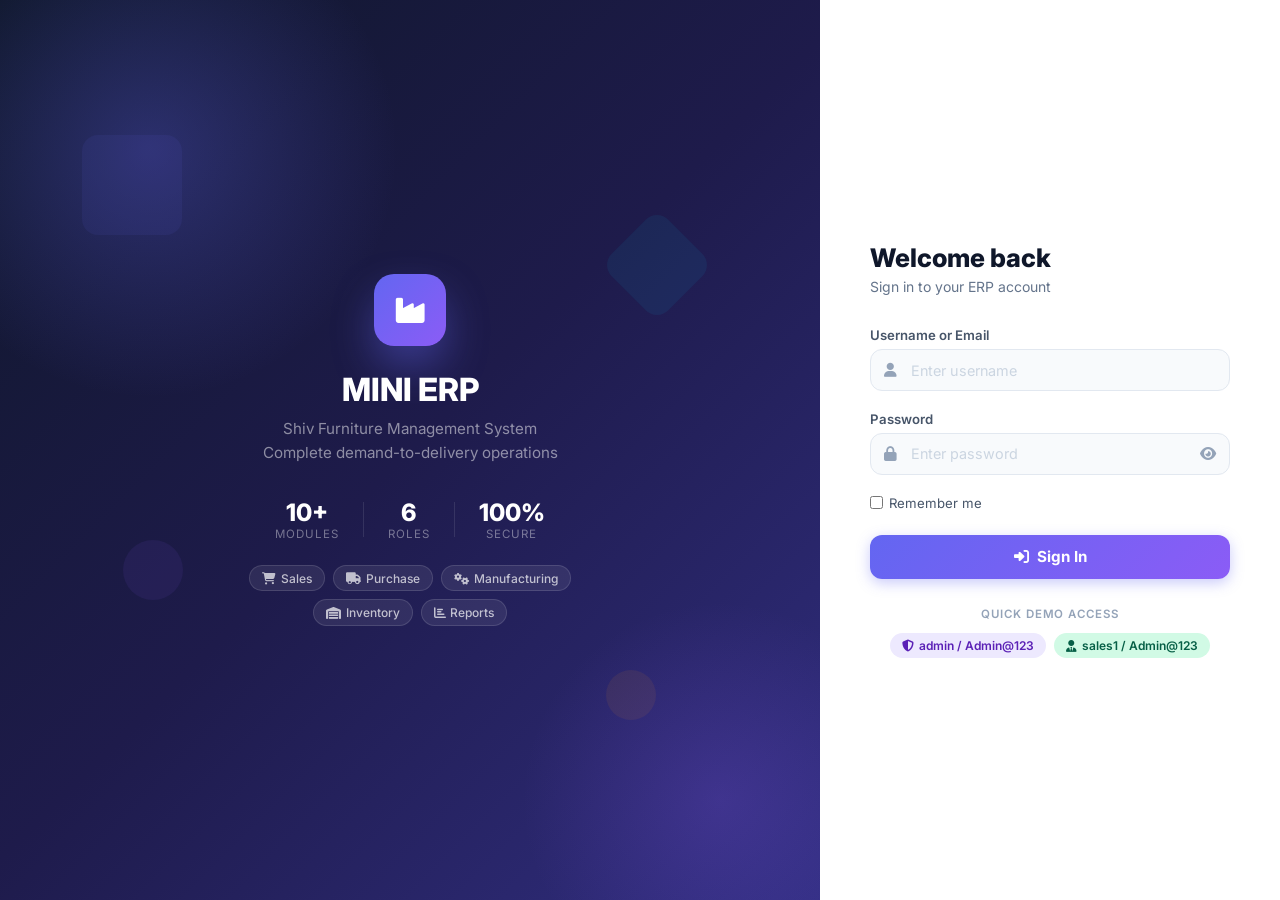
<file: static/index.html>
<!DOCTYPE html><html><head><meta charset="UTF-8"><script>if(localStorage.getItem("erp_token")){location.href="/static/dashboard.html"}else{location.href="/static/login.html"}</script></head><body></body></html>
</file>
<file: static/css/style.css>
/* =====================================================================
   MINI ERP — Modern UI Design System
   Shiv Furniture Management System
   ===================================================================== */

/* ── CSS Variables ─────────────────────────────────────────────────── */
:root {
  --primary:        #6366f1;
  --primary-dark:   #4f46e5;
  --primary-light:  #a5b4fc;
  --secondary:      #8b5cf6;
  --success:        #10b981;
  --warning:        #f59e0b;
  --danger:         #ef4444;
  --info:           #3b82f6;

  --sidebar-bg:     #0f172a;
  --sidebar-hover:  rgba(99,102,241,0.15);
  --sidebar-active: rgba(99,102,241,0.25);
  --sidebar-width:  260px;

  --bg-main:        #f1f5f9;
  --bg-card:        #ffffff;
  --bg-card2:       #f8fafc;
  --text-primary:   #0f172a;
  --text-secondary: #64748b;
  --text-muted:     #94a3b8;
  --border:         #e2e8f0;

  --shadow-sm:      0 1px 3px rgba(0,0,0,.08), 0 1px 2px rgba(0,0,0,.04);
  --shadow-md:      0 4px 6px -1px rgba(0,0,0,.08), 0 2px 4px -2px rgba(0,0,0,.04);
  --shadow-lg:      0 10px 15px -3px rgba(0,0,0,.08), 0 4px 6px -4px rgba(0,0,0,.04);
  --shadow-xl:      0 20px 25px -5px rgba(0,0,0,.1), 0 8px 10px -6px rgba(0,0,0,.04);
  --shadow-glow:    0 0 20px rgba(99,102,241,.35);

  --radius-sm:      .375rem;
  --radius:         .75rem;
  --radius-lg:      1rem;
  --radius-xl:      1.5rem;
  --radius-full:    9999px;

  --transition:     .2s cubic-bezier(.4,0,.2,1);
  --transition-slow:.4s cubic-bezier(.4,0,.2,1);
}

/* Dark Mode */
[data-theme="dark"] {
  --bg-main:        #0f172a;
  --bg-card:        #1e293b;
  --bg-card2:       #1e293b;
  --text-primary:   #f1f5f9;
  --text-secondary: #94a3b8;
  --text-muted:     #64748b;
  --border:         #334155;
  --sidebar-bg:     #020617;
}

/* ── Reset & Base ──────────────────────────────────────────────────── */
*, *::before, *::after { box-sizing: border-box; margin: 0; padding: 0; }

html { scroll-behavior: smooth; }

body {
  font-family: 'Inter', 'Segoe UI', system-ui, -apple-system, sans-serif;
  font-size: .9375rem;
  line-height: 1.6;
  background: var(--bg-main);
  color: var(--text-primary);
  transition: background var(--transition-slow), color var(--transition-slow);
  overflow-x: hidden;
}

/* ── Scrollbar ─────────────────────────────────────────────────────── */
::-webkit-scrollbar { width: 6px; height: 6px; }
::-webkit-scrollbar-track { background: transparent; }
::-webkit-scrollbar-thumb { background: var(--border); border-radius: var(--radius-full); }
::-webkit-scrollbar-thumb:hover { background: var(--text-muted); }

/* ── Sidebar ───────────────────────────────────────────────────────── */
.sidebar {
  width: var(--sidebar-width);
  height: 100vh;
  /* Slightly lighter navy so text pops, not pitch-black */
  background: #1a2238;
  position: fixed;
  top: 0; left: 0;
  z-index: 1000;
  display: flex;
  flex-direction: column;
  transition: transform var(--transition-slow);
  overflow: hidden;
  /* Strong right edge — clear boundary with the white main area */
  border-right: 2px solid rgba(99,102,241,.35);
  box-shadow: 4px 0 24px rgba(0,0,0,.35);
}

/* Colorful top accent bar */
.sidebar::before {
  content: '';
  position: absolute;
  top: 0; left: 0; right: 0;
  height: 3px;
  background: linear-gradient(90deg, #6366f1 0%, #8b5cf6 50%, #06b6d4 100%);
  z-index: 2;
}

/* ── Brand ─────────────────────────────────────────────────────────── */
.sidebar-brand {
  padding: 1.4rem 1.1rem 1rem;
  display: flex;
  align-items: center;
  gap: .75rem;
  border-bottom: 1px solid rgba(255,255,255,.08);
  margin-bottom: .25rem;
}

.brand-icon {
  width: 38px; height: 38px;
  background: linear-gradient(135deg, #6366f1, #8b5cf6);
  border-radius: 10px;
  display: flex;
  align-items: center;
  justify-content: center;
  font-size: 1rem;
  color: white;
  flex-shrink: 0;
  box-shadow: 0 4px 12px rgba(99,102,241,.5);
}

.brand-text { overflow: hidden; }
.brand-title {
  font-size: .92rem;
  font-weight: 700;
  /* Full white — always readable */
  color: #ffffff;
  letter-spacing: .01em;
  line-height: 1.25;
}
.brand-subtitle {
  font-size: .68rem;
  /* Decent opacity — readable but secondary */
  color: rgba(255,255,255,.55);
  font-weight: 400;
  line-height: 1;
  margin-top: .15rem;
}

/* ── Nav ───────────────────────────────────────────────────────────── */
.sidebar-nav {
  flex: 1;
  overflow-y: auto;
  padding: .5rem 0 .75rem;
  scrollbar-width: none;
}
.sidebar-nav::-webkit-scrollbar { display: none; }

/* Section labels — clearly readable category headings */
.nav-section-label {
  font-size: .62rem;
  font-weight: 700;
  letter-spacing: .11em;
  /* Was .18 opacity — now .5 for easy reading */
  color: rgba(255,255,255,.5);
  padding: 1.1rem 1.2rem .35rem;
  text-transform: uppercase;
  position: relative;
}
/* Hairline above each group except the first */
.nav-section-label::before {
  content: '';
  position: absolute;
  left: 1.2rem; right: 1.2rem;
  top: .5rem;
  height: 1px;
  background: rgba(255,255,255,.08);
}
.sidebar-nav > .nav-section-label:first-child::before { display: none; }

.nav-item { padding: .12rem .7rem; }

.nav-link {
  display: flex;
  align-items: center;
  gap: .7rem;
  padding: .58rem .75rem;
  border-radius: 9px;
  /* Increased from .45 → .7 so text is clearly legible */
  color: rgba(255,255,255,.7);
  text-decoration: none;
  font-size: .84rem;
  font-weight: 500;
  transition: color .15s, background .15s;
  position: relative;
}

.nav-link:hover {
  /* Full brightness on hover */
  color: #ffffff;
  background: rgba(255,255,255,.09);
  text-decoration: none;
}

/* Active state */
.nav-link.active {
  color: #ffffff;
  background: rgba(99,102,241,.28);
  font-weight: 600;
}
/* Left accent bar on active */
.nav-link.active::before {
  content: '';
  position: absolute;
  left: 0; top: 18%; bottom: 18%;
  width: 3px;
  background: linear-gradient(to bottom, #6366f1, #a78bfa);
  border-radius: 0 3px 3px 0;
}

/* Icon tile */
.nav-icon {
  width: 28px; height: 28px;
  border-radius: 7px;
  display: flex; align-items: center; justify-content: center;
  /* More opaque background so icon is visible */
  font-size: .8rem;
  flex-shrink: 0;
  color: rgba(255,255,255,.75);
  background: rgba(255,255,255,.1);
  transition: background .15s, color .15s;
}
.nav-link:hover .nav-icon {
  background: rgba(255,255,255,.16);
  color: #ffffff;
}
.nav-link.active .nav-icon {
  background: rgba(99,102,241,.45);
  color: #c4b5fd;
}

.nav-badge {
  margin-left: auto;
  background: var(--danger);
  color: #fff;
  font-size: .6rem;
  font-weight: 700;
  padding: .12rem .38rem;
  border-radius: var(--radius-full);
  min-width: 16px;
  text-align: center;
}

/* ── Sidebar Footer ────────────────────────────────────────────────── */
.sidebar-footer {
  padding: .65rem .7rem .85rem;
  border-top: 1px solid rgba(255,255,255,.08);
}

.user-card {
  display: flex;
  align-items: center;
  gap: .65rem;
  padding: .6rem .7rem;
  border-radius: 10px;
  background: rgba(255,255,255,.07);
  cursor: pointer;
  transition: background .15s;
  border: 1px solid rgba(255,255,255,.1);
}
.user-card:hover { background: rgba(255,255,255,.12); }

.user-avatar {
  width: 34px; height: 34px;
  border-radius: 8px;
  background: linear-gradient(135deg, #6366f1, #8b5cf6);
  display: flex; align-items: center; justify-content: center;
  font-size: .82rem; font-weight: 700; color: #fff;
  flex-shrink: 0;
  box-shadow: 0 2px 8px rgba(99,102,241,.4);
}

/* Clearly readable user name */
.user-name { font-size: .8rem; font-weight: 600; color: rgba(255,255,255,.9); line-height: 1.3; }
/* Role stays secondary but not invisible */
.user-role { font-size: .68rem; color: rgba(255,255,255,.5); line-height: 1; }

/* ── Topbar ────────────────────────────────────────────────────────── */
.topbar {
  position: fixed;
  top: 0;
  left: var(--sidebar-width);
  right: 0;
  height: 64px;
  background: rgba(255,255,255,.85);
  backdrop-filter: blur(20px);
  -webkit-backdrop-filter: blur(20px);
  border-bottom: 1px solid var(--border);
  display: flex;
  align-items: center;
  padding: 0 1.5rem;
  gap: 1rem;
  z-index: 900;
  transition: left var(--transition-slow), background var(--transition-slow);
}

[data-theme="dark"] .topbar {
  background: rgba(15,23,42,.85);
  border-color: rgba(255,255,255,.06);
}

.topbar-toggle {
  display: none;
  width: 36px; height: 36px;
  border: none;
  background: transparent;
  border-radius: var(--radius);
  cursor: pointer;
  color: var(--text-secondary);
  font-size: 1.1rem;
  align-items: center;
  justify-content: center;
  transition: all var(--transition);
}
.topbar-toggle:hover { background: var(--bg-card2); color: var(--text-primary); }

.page-title {
  font-size: 1.05rem;
  font-weight: 700;
  color: var(--text-primary);
  flex: 1;
}

.page-breadcrumb {
  font-size: .78rem;
  color: var(--text-muted);
  font-weight: 400;
  margin-top: .1rem;
}

.topbar-actions { display: flex; align-items: center; gap: .5rem; margin-left: auto; }

.topbar-btn {
  width: 38px; height: 38px;
  border: 1px solid var(--border);
  background: var(--bg-card);
  border-radius: var(--radius);
  display: flex; align-items: center; justify-content: center;
  cursor: pointer;
  color: var(--text-secondary);
  font-size: .95rem;
  transition: all var(--transition);
  position: relative;
  text-decoration: none;
}
.topbar-btn:hover {
  border-color: var(--primary);
  color: var(--primary);
  transform: translateY(-1px);
  box-shadow: var(--shadow-sm);
}

.notif-dot {
  position: absolute;
  top: 7px; right: 7px;
  width: 8px; height: 8px;
  background: var(--danger);
  border-radius: var(--radius-full);
  border: 2px solid var(--bg-card);
}

/* ── Layout Wrappers ───────────────────────────────────────────────── */
.main-wrapper,
.erp-wrapper {
  margin-left: var(--sidebar-width);
  transition: margin-left var(--transition-slow);
}

/* ── Main Content ──────────────────────────────────────────────────── */
.main-content {
  margin-top: 64px;
  padding: 1.75rem;
  min-height: calc(100vh - 64px);
  background: var(--bg-main);
}

/* page-content is nested inside main-content in old views */
.page-content {
  padding: 1.75rem;
  min-height: calc(100vh - 64px);
  background: var(--bg-main);
}

/* Old erp-wrapper -> main-content -> page-content structure */
.erp-wrapper > .main-content {
  margin-left: 0;
  margin-top: 0;
  padding: 0;
  background: transparent;
}
.erp-wrapper > .main-content > .page-content {
  margin-top: 64px;
}

/* ── Page Header ───────────────────────────────────────────────────── */
.page-header {
  display: flex;
  align-items: flex-start;
  justify-content: space-between;
  gap: 1rem;
  margin-bottom: 1.5rem;
  flex-wrap: wrap;
}

.page-header-left h1 {
  font-size: 1.5rem;
  font-weight: 800;
  color: var(--text-primary);
  line-height: 1.2;
}
.page-header-left p {
  font-size: .875rem;
  color: var(--text-secondary);
  margin-top: .25rem;
}

/* ── Cards ─────────────────────────────────────────────────────────── */
.card {
  background: var(--bg-card);
  border: 1px solid var(--border);
  border-radius: var(--radius-lg);
  box-shadow: var(--shadow-sm);
  transition: box-shadow var(--transition), transform var(--transition), border-color var(--transition);
  overflow: hidden;
}
.card:hover { box-shadow: var(--shadow-md); }

.card-header {
  padding: 1rem 1.5rem;
  border-bottom: 1px solid var(--border);
  display: flex;
  align-items: center;
  justify-content: space-between;
  gap: 1rem;
  background: var(--bg-card);
  flex-wrap: wrap;
}

/* Search bar inside card-header looks pill-shaped with subtle bg */
.card-header .search-bar input {
  background: var(--bg-main);
  border-color: var(--border);
  height: 38px;
  font-size: .82rem;
}
.card-header .search-bar { min-width: 220px; max-width: 340px; }
.card-header h5, .card-header h6 {
  font-size: .9375rem;
  font-weight: 700;
  color: var(--text-primary);
  margin: 0;
  display: flex;
  align-items: center;
  gap: .5rem;
}
.card-header h5 i, .card-header h6 i { color: var(--primary); }

.card-body { padding: 1.5rem; }
.card-footer {
  padding: 1rem 1.5rem;
  border-top: 1px solid var(--border);
  background: var(--bg-card2);
}

/* ── KPI / Stat Cards ──────────────────────────────────────────────── */
.stat-card {
  background: var(--bg-card);
  border: 1px solid var(--border);
  border-radius: var(--radius-lg);
  padding: 1.5rem;
  display: flex;
  align-items: flex-start;
  gap: 1rem;
  transition: all var(--transition);
  position: relative;
  overflow: hidden;
  cursor: default;
}

.stat-card::before {
  content: '';
  position: absolute;
  top: 0; left: 0; right: 0;
  height: 3px;
  opacity: 0;
  transition: opacity var(--transition);
}

.stat-card:hover {
  transform: translateY(-3px);
  box-shadow: var(--shadow-xl);
  border-color: transparent;
}
.stat-card:hover::before { opacity: 1; }

.stat-card.primary::before  { background: linear-gradient(90deg, var(--primary), var(--secondary)); }
.stat-card.success::before  { background: linear-gradient(90deg, var(--success), #34d399); }
.stat-card.warning::before  { background: linear-gradient(90deg, var(--warning), #fbbf24); }
.stat-card.danger::before   { background: linear-gradient(90deg, var(--danger), #f87171); }
.stat-card.info::before     { background: linear-gradient(90deg, var(--info), #60a5fa); }

.stat-icon {
  width: 52px; height: 52px;
  border-radius: var(--radius);
  display: flex; align-items: center; justify-content: center;
  font-size: 1.3rem;
  flex-shrink: 0;
}
.stat-card.primary .stat-icon { background: rgba(99,102,241,.1); color: var(--primary); }
.stat-card.success .stat-icon { background: rgba(16,185,129,.1); color: var(--success); }
.stat-card.warning .stat-icon { background: rgba(245,158,11,.1); color: var(--warning); }
.stat-card.danger  .stat-icon { background: rgba(239,68,68,.1);  color: var(--danger); }
.stat-card.info    .stat-icon { background: rgba(59,130,246,.1); color: var(--info); }

.stat-body { flex: 1; min-width: 0; }
.stat-value {
  font-size: 1.75rem;
  font-weight: 800;
  color: var(--text-primary);
  line-height: 1;
  margin-bottom: .25rem;
}
.stat-label {
  font-size: .8rem;
  font-weight: 500;
  color: var(--text-secondary);
  text-transform: uppercase;
  letter-spacing: .05em;
}
.stat-change {
  font-size: .78rem;
  font-weight: 600;
  margin-top: .5rem;
  display: flex;
  align-items: center;
  gap: .25rem;
}
.stat-change.up   { color: var(--success); }
.stat-change.down { color: var(--danger); }

.stat-sparkline {
  position: absolute;
  bottom: 0; right: 0;
  opacity: .15;
  pointer-events: none;
}

/* ── Tables ─────────────────────────────────────────────────────────── */
.table-container {
  background: var(--bg-card);
  border: 1px solid var(--border);
  border-radius: var(--radius-lg);
  overflow: hidden;
  box-shadow: var(--shadow-sm);
}

.table-toolbar {
  padding: 1rem 1.25rem;
  border-bottom: 1px solid var(--border);
  display: flex;
  align-items: center;
  justify-content: space-between;
  gap: 1rem;
  flex-wrap: wrap;
  background: var(--bg-card);
}

.table-responsive { overflow-x: auto; }

.table {
  width: 100%;
  border-collapse: collapse;
  font-size: .875rem;
}

.table thead th {
  padding: .875rem 1rem;
  background: var(--bg-card2);
  color: var(--text-secondary);
  font-weight: 600;
  font-size: .75rem;
  text-transform: uppercase;
  letter-spacing: .06em;
  border-bottom: 2px solid var(--border);
  white-space: nowrap;
  position: sticky;
  top: 0;
  z-index: 1;
}

.table tbody tr {
  border-bottom: 1px solid var(--border);
  transition: background var(--transition);
}
.table tbody tr:last-child { border-bottom: none; }
.table tbody tr:hover { background: rgba(99,102,241,.04); }

.table tbody td {
  padding: .875rem 1rem;
  color: var(--text-primary);
  vertical-align: middle;
}

.table tbody td:first-child { font-weight: 600; }

/* ── Read-Only Mode (Business Owner) ───────────────────────────────── */
/*
  When body.read-only-mode is set:
  - Hide all "New X" / create buttons in page headers
  - Hide all action buttons in table rows (edit / delete / confirm / cancel)
  - Hide modal save/submit buttons
  Keeps view-only elements (search, filters, pagination) fully visible.
*/

/* 1. Hide "New X" primary action button in every page header */
body.read-only-mode .page-header .btn,
body.read-only-mode .page-header button {
  display: none !important;
}

/* 2. Hide all action buttons inside table rows */
body.read-only-mode .table-actions {
  display: none !important;
}

/* 3. Hide modal footer save/submit buttons */
body.read-only-mode .modal-footer .btn-primary,
body.read-only-mode .modal-footer .btn-success,
body.read-only-mode .modal-footer .btn-danger {
  display: none !important;
}

/* 4. Hide any inline "Add Item / Add Line" buttons inside modals */
body.read-only-mode .modal-body .btn-outline,
body.read-only-mode .modal-body .btn-sm {
  display: none !important;
}

/* 5. Generic helper class for any extra write-only elements */
body.read-only-mode .write-only {
  display: none !important;
}

/* ── Table Actions (edit/delete buttons row) ────────────────────────── */
.table-actions {
  display: flex;
  flex-direction: row;
  align-items: center;
  gap: .4rem;
  flex-wrap: nowrap;
  white-space: nowrap;
}
.table-actions .btn {
  flex-shrink: 0;
  padding: .3rem .6rem;
  font-size: .75rem;
  border-radius: 8px;
  height: 32px;
  display: inline-flex;
  align-items: center;
  gap: .3rem;
  white-space: nowrap;
}
/* Make the Actions column not wrap */
.table th:last-child,
.table td:last-child {
  white-space: nowrap;
  width: 1%;
}

/* ── Badges ─────────────────────────────────────────────────────────── */
.badge {
  display: inline-flex;
  align-items: center;
  gap: .3rem;
  padding: .25rem .65rem;
  border-radius: var(--radius-full);
  font-size: .72rem;
  font-weight: 600;
  letter-spacing: .02em;
  white-space: nowrap;
}
.badge::before {
  content: '';
  width: 6px; height: 6px;
  border-radius: 50%;
  background: currentColor;
  opacity: .7;
}

.badge-primary   { background: rgba(99,102,241,.1);  color: var(--primary); }
.badge-success   { background: rgba(16,185,129,.1);  color: var(--success); }
.badge-warning   { background: rgba(245,158,11,.12); color: #b45309; }
.badge-danger    { background: rgba(239,68,68,.1);   color: var(--danger); }
.badge-info      { background: rgba(59,130,246,.1);  color: var(--info); }
.badge-secondary { background: rgba(100,116,139,.1); color: var(--text-secondary); }

[data-theme="dark"] .badge-warning { color: var(--warning); }

/* ── Buttons ─────────────────────────────────────────────────────────── */
.btn {
  display: inline-flex;
  align-items: center;
  gap: .45rem;
  padding: .55rem 1.1rem;
  border-radius: var(--radius);
  font-size: .875rem;
  font-weight: 600;
  cursor: pointer;
  border: 1px solid transparent;
  transition: all var(--transition);
  text-decoration: none;
  white-space: nowrap;
  position: relative;
  overflow: hidden;
}
.btn::after {
  content: '';
  position: absolute;
  inset: 0;
  background: rgba(255,255,255,.15);
  opacity: 0;
  transition: opacity var(--transition);
}
.btn:hover::after { opacity: 1; }
.btn:active { transform: scale(.98); }

.btn-primary {
  background: linear-gradient(135deg, var(--primary), var(--secondary));
  color: #fff;
  box-shadow: 0 4px 12px rgba(99,102,241,.35);
}
.btn-primary:hover { box-shadow: 0 6px 20px rgba(99,102,241,.5); transform: translateY(-1px); }

.btn-success {
  background: linear-gradient(135deg, var(--success), #34d399);
  color: #fff;
  box-shadow: 0 4px 12px rgba(16,185,129,.3);
}
.btn-success:hover { box-shadow: 0 6px 20px rgba(16,185,129,.45); transform: translateY(-1px); }

.btn-warning {
  background: linear-gradient(135deg, var(--warning), #fbbf24);
  color: #fff;
  box-shadow: 0 4px 12px rgba(245,158,11,.3);
}
.btn-warning:hover { transform: translateY(-1px); }

.btn-danger {
  background: linear-gradient(135deg, var(--danger), #f87171);
  color: #fff;
  box-shadow: 0 4px 12px rgba(239,68,68,.3);
}
.btn-danger:hover { box-shadow: 0 6px 20px rgba(239,68,68,.4); transform: translateY(-1px); }

.btn-outline {
  background: transparent;
  border-color: var(--border);
  color: var(--text-secondary);
}
.btn-outline:hover { border-color: var(--primary); color: var(--primary); background: rgba(99,102,241,.05); }

.btn-sm { padding: .35rem .75rem; font-size: .8rem; }
.btn-lg { padding: .75rem 1.5rem; font-size: 1rem; }
.btn-icon { width: 36px; height: 36px; padding: 0; justify-content: center; border-radius: var(--radius); }

/* ── Forms ───────────────────────────────────────────────────────────── */
.form-group { margin-bottom: 1.25rem; }

.form-label {
  display: block;
  font-size: .825rem;
  font-weight: 600;
  color: var(--text-secondary);
  margin-bottom: .4rem;
  letter-spacing: .01em;
}

.form-control, .form-select {
  width: 100%;
  padding: .6rem .875rem;
  background: var(--bg-card);
  border: 1.5px solid var(--border);
  border-radius: var(--radius);
  font-size: .875rem;
  color: var(--text-primary);
  transition: all var(--transition);
  outline: none;
  appearance: none;
}
.form-control:focus, .form-select:focus {
  border-color: var(--primary);
  box-shadow: 0 0 0 3px rgba(99,102,241,.15);
  background: var(--bg-card);
}
.form-control::placeholder { color: var(--text-muted); }

.form-select {
  background-image: url("data:image/svg+xml,%3Csvg xmlns='http://www.w3.org/2000/svg' viewBox='0 0 16 16'%3E%3Cpath fill='%2394a3b8' d='M1.5 5.5l6.5 6 6.5-6'/%3E%3C/svg%3E");
  background-repeat: no-repeat;
  background-position: right .75rem center;
  background-size: 14px;
  padding-right: 2.5rem;
  cursor: pointer;
}

.input-group {
  display: flex;
  align-items: stretch;
  border: 1.5px solid var(--border);
  border-radius: var(--radius);
  overflow: hidden;
  transition: border-color var(--transition), box-shadow var(--transition);
}
.input-group:focus-within {
  border-color: var(--primary);
  box-shadow: 0 0 0 3px rgba(99,102,241,.15);
}
.input-group .form-control { border: none; box-shadow: none; border-radius: 0; }
.input-group .form-control:focus { box-shadow: none; }
.input-group-text {
  padding: .6rem .875rem;
  background: var(--bg-card2);
  border-right: 1.5px solid var(--border);
  color: var(--text-muted);
  font-size: .9rem;
  display: flex;
  align-items: center;
}

textarea.form-control { resize: vertical; min-height: 100px; }

/* ── Search Bar ──────────────────────────────────────────────────────── */
.search-bar {
  position: relative;
  min-width: 280px;
  max-width: 420px;
}
.search-bar input {
  width: 100%;
  height: 42px;
  padding: 0 1rem 0 2.75rem;
  background: var(--bg-main);
  border: 1.5px solid var(--border);
  border-radius: 99px;
  font-size: .875rem;
  color: var(--text-primary);
  font-family: inherit;
  transition: border-color .2s, box-shadow .2s, background .2s;
  outline: none;
}
.search-bar input::placeholder { color: var(--text-muted); }
.search-bar input:focus {
  border-color: var(--primary);
  background: var(--bg-card);
  box-shadow: 0 0 0 3px rgba(99,102,241,.15);
}
.search-bar i {
  position: absolute;
  left: 1rem;
  top: 50%;
  transform: translateY(-50%);
  color: var(--text-muted);
  font-size: .82rem;
  pointer-events: none;
  transition: color .2s;
}
.search-bar:focus-within i { color: var(--primary); }

/* Clear button — shown when input has text */
.search-bar .search-clear {
  position: absolute;
  right: .75rem;
  top: 50%;
  transform: translateY(-50%);
  width: 18px; height: 18px;
  border-radius: 50%;
  background: var(--text-muted);
  color: #fff;
  border: none;
  font-size: .65rem;
  cursor: pointer;
  display: none;
  align-items: center;
  justify-content: center;
  line-height: 1;
  padding: 0;
  transition: background .15s;
}
.search-bar .search-clear:hover { background: var(--danger); }
.search-bar input:not(:placeholder-shown) ~ .search-clear { display: flex; }

[data-theme="dark"] .search-bar input {
  background: rgba(255,255,255,.05);
  border-color: var(--border);
}
[data-theme="dark"] .search-bar input:focus {
  background: var(--bg-card);
  border-color: var(--primary);
}

/* ── Alert / Toast ───────────────────────────────────────────────────── */
.alert {
  padding: .875rem 1rem;
  border-radius: var(--radius);
  display: flex;
  align-items: flex-start;
  gap: .75rem;
  font-size: .875rem;
  font-weight: 500;
  border: 1px solid transparent;
  animation: slideDown .3s ease;
}
@keyframes slideDown { from { opacity:0; transform:translateY(-12px); } to { opacity:1; transform:translateY(0); } }

.alert-success { background: rgba(16,185,129,.1); color: #065f46; border-color: rgba(16,185,129,.2); }
.alert-danger   { background: rgba(239,68,68,.1);  color: #991b1b; border-color: rgba(239,68,68,.2); }
.alert-warning  { background: rgba(245,158,11,.1); color: #92400e; border-color: rgba(245,158,11,.2); }
.alert-info     { background: rgba(59,130,246,.1); color: #1e40af; border-color: rgba(59,130,246,.2); }

[data-theme="dark"] .alert-success { color: #6ee7b7; }
[data-theme="dark"] .alert-danger   { color: #fca5a5; }
[data-theme="dark"] .alert-warning  { color: #fcd34d; }
[data-theme="dark"] .alert-info     { color: #93c5fd; }

/* ── Progress ────────────────────────────────────────────────────────── */
.progress-bar-wrap {
  background: var(--border);
  border-radius: var(--radius-full);
  height: 8px;
  overflow: hidden;
}
.progress-bar-fill {
  height: 100%;
  border-radius: var(--radius-full);
  background: linear-gradient(90deg, var(--primary), var(--secondary));
  transition: width 1s cubic-bezier(.4,0,.2,1);
}

/* ── Pagination ──────────────────────────────────────────────────────── */
.pagination { display: flex; align-items: center; gap: .25rem; flex-wrap: wrap; }
.page-item .page-link {
  display: flex; align-items: center; justify-content: center;
  width: 36px; height: 36px;
  border-radius: var(--radius);
  border: 1px solid var(--border);
  background: var(--bg-card);
  color: var(--text-secondary);
  font-size: .825rem;
  font-weight: 600;
  text-decoration: none;
  transition: all var(--transition);
}
.page-item.active .page-link {
  background: linear-gradient(135deg, var(--primary), var(--secondary));
  border-color: transparent;
  color: #fff;
  box-shadow: 0 4px 10px rgba(99,102,241,.3);
}
.page-item .page-link:hover:not(.active) { border-color: var(--primary); color: var(--primary); }

/* ── Notification Dropdown ───────────────────────────────────────────── */
.notif-dropdown {
  position: absolute;
  top: calc(100% + .5rem);
  right: 0;
  width: 320px;
  background: var(--bg-card);
  border: 1px solid var(--border);
  border-radius: var(--radius-lg);
  box-shadow: var(--shadow-xl);
  z-index: 9999;
  display: none;
  animation: fadeUp .2s ease;
}
@keyframes fadeUp { from { opacity:0; transform:translateY(8px); } to { opacity:1; transform:translateY(0); } }

.notif-dropdown.show { display: block; }
.notif-header { padding: .875rem 1rem; border-bottom: 1px solid var(--border); font-weight: 700; font-size: .875rem; color: var(--text-primary); }
.notif-list { max-height: 320px; overflow-y: auto; }
.notif-item {
  padding: .875rem 1rem;
  display: flex;
  gap: .75rem;
  border-bottom: 1px solid var(--border);
  transition: background var(--transition);
  cursor: pointer;
}
.notif-item:hover { background: var(--bg-card2); }
.notif-item:last-child { border-bottom: none; }
.notif-icon {
  width: 34px; height: 34px;
  border-radius: var(--radius);
  display: flex; align-items: center; justify-content: center;
  font-size: .85rem;
  flex-shrink: 0;
}
.notif-body { flex: 1; min-width: 0; }
.notif-title { font-size: .8rem; font-weight: 600; color: var(--text-primary); line-height: 1.3; }
.notif-time { font-size: .72rem; color: var(--text-muted); margin-top: .15rem; }

/* ── Modal ───────────────────────────────────────────────────────────── */
.modal { display:none; position:fixed; inset:0; z-index:9999; align-items:center; justify-content:center; }
.modal.show { display:flex; animation: fadeIn .2s ease; }
@keyframes fadeIn { from { opacity:0; } to { opacity:1; } }

.modal-backdrop {
  position: fixed;
  inset: 0;
  background: rgba(0,0,0,.5);
  backdrop-filter: blur(4px);
}
.modal-dialog {
  position: relative;
  background: var(--bg-card);
  border-radius: var(--radius-xl);
  box-shadow: var(--shadow-xl);
  width: 100%;
  max-width: 480px;
  margin: 1rem;
  max-height: calc(100vh - 2rem);
  display: flex;
  flex-direction: column;
  overflow: hidden;
  animation: modalIn .3s cubic-bezier(.34,1.56,.64,1);
}
@keyframes modalIn { from { opacity:0; transform:scale(.9) translateY(20px); } to { opacity:1; transform:scale(1) translateY(0); } }

.modal-header {
  padding: 1.25rem 1.5rem;
  border-bottom: 1px solid var(--border);
  display: flex;
  align-items: center;
  justify-content: space-between;
}
.modal-title { font-size: 1rem; font-weight: 700; color: var(--text-primary); }
.modal-close {
  width: 30px; height: 30px;
  border: none; background: var(--bg-card2);
  border-radius: var(--radius);
  cursor: pointer;
  color: var(--text-muted);
  display: flex; align-items: center; justify-content: center;
  transition: all var(--transition);
}
.modal-close:hover { background: var(--danger); color: #fff; }
.modal-body { padding: 1.5rem; }
.modal-footer { padding: 1rem 1.5rem; border-top: 1px solid var(--border); display: flex; gap: .75rem; justify-content: flex-end; }

/* ── Timeline ────────────────────────────────────────────────────────── */
.timeline { position: relative; padding-left: 1.5rem; }
.timeline::before {
  content: '';
  position: absolute;
  left: .5rem; top: 0; bottom: 0;
  width: 2px;
  background: var(--border);
}
.timeline-item { position: relative; padding-bottom: 1.25rem; }
.timeline-dot {
  position: absolute;
  left: -1.5rem;
  top: .25rem;
  width: 10px; height: 10px;
  border-radius: 50%;
  background: var(--primary);
  border: 2px solid var(--bg-card);
  box-shadow: 0 0 0 3px rgba(99,102,241,.2);
}
.timeline-content { font-size: .825rem; color: var(--text-secondary); }
.timeline-content strong { color: var(--text-primary); font-weight: 600; }
.timeline-time { font-size: .72rem; color: var(--text-muted); margin-top: .2rem; }

/* ── Charts ─────────────────────────────────────────────────────────── */
.chart-wrapper { position: relative; }
.chart-legend {
  display: flex;
  flex-wrap: wrap;
  gap: .75rem;
  margin-top: .75rem;
}
.legend-item {
  display: flex;
  align-items: center;
  gap: .4rem;
  font-size: .78rem;
  color: var(--text-secondary);
  font-weight: 500;
}
.legend-dot { width: 10px; height: 10px; border-radius: 50%; flex-shrink: 0; }

/* ── Empty State ─────────────────────────────────────────────────────── */
.empty-state {
  text-align: center;
  padding: 3.5rem 2rem;
  color: var(--text-muted);
}
.empty-state i {
  font-size: 3rem;
  margin-bottom: 1rem;
  display: block;
  opacity: .3;
}
.empty-state h5 { font-size: 1rem; color: var(--text-secondary); margin-bottom: .5rem; }
.empty-state p { font-size: .875rem; }

/* ── Loader ──────────────────────────────────────────────────────────── */
.page-loader {
  position: fixed;
  inset: 0;
  background: var(--bg-main);
  display: flex;
  align-items: center;
  justify-content: center;
  z-index: 99999;
  transition: opacity .4s ease;
}
.page-loader.hidden { opacity: 0; pointer-events: none; }
.loader-ring {
  width: 44px; height: 44px;
  border: 3px solid var(--border);
  border-top-color: var(--primary);
  border-radius: 50%;
  animation: spin .7s linear infinite;
}
@keyframes spin { to { transform: rotate(360deg); } }

/* ── Skeleton Loading ────────────────────────────────────────────────── */
.skeleton {
  background: linear-gradient(90deg, var(--border) 25%, var(--bg-card2) 50%, var(--border) 75%);
  background-size: 200% 100%;
  animation: shimmer 1.5s infinite;
  border-radius: var(--radius);
}
@keyframes shimmer { to { background-position: -200% 0; } }

/* ── Tooltip ─────────────────────────────────────────────────────────── */
[data-tooltip] { position: relative; cursor: help; }
[data-tooltip]::after {
  content: attr(data-tooltip);
  position: absolute;
  bottom: calc(100% + 6px);
  left: 50%;
  transform: translateX(-50%);
  background: var(--text-primary);
  color: var(--bg-card);
  padding: .3rem .65rem;
  border-radius: var(--radius-sm);
  font-size: .72rem;
  white-space: nowrap;
  pointer-events: none;
  opacity: 0;
  transition: opacity var(--transition);
  z-index: 9999;
}
[data-tooltip]:hover::after { opacity: 1; }

/* ── Utilities ───────────────────────────────────────────────────────── */
.text-primary   { color: var(--primary) !important; }
.text-success   { color: var(--success) !important; }
.text-warning   { color: var(--warning) !important; }
.text-danger    { color: var(--danger) !important; }
.text-info      { color: var(--info) !important; }
.text-muted     { color: var(--text-muted) !important; }
.text-secondary { color: var(--text-secondary) !important; }
.fw-bold   { font-weight: 700 !important; }
.fw-semibold { font-weight: 600 !important; }
.gap-1 { gap: .25rem !important; }
.gap-2 { gap: .5rem !important; }
.gap-3 { gap: .75rem !important; }
.d-flex  { display: flex !important; }
.d-none  { display: none !important; }
.align-center { align-items: center !important; }
.justify-between { justify-content: space-between !important; }
.w-100 { width: 100% !important; }
.mt-1 { margin-top: .25rem !important; }
.mt-2 { margin-top: .5rem !important; }
.mt-3 { margin-top: .75rem !important; }
.mt-4 { margin-top: 1rem !important; }
.mb-3 { margin-bottom: .75rem !important; }
.mb-4 { margin-bottom: 1rem !important; }
.p-0  { padding: 0 !important; }
.rounded { border-radius: var(--radius) !important; }

/* ── Grid helpers ────────────────────────────────────────────────────── */
.grid { display: grid; gap: 1.25rem; }
.grid-2 { grid-template-columns: repeat(2, 1fr); }
.grid-3 { grid-template-columns: repeat(3, 1fr); }
.grid-4 { grid-template-columns: repeat(4, 1fr); }

/* ── Responsive ──────────────────────────────────────────────────────── */
@media (max-width: 1200px) {
  .grid-4 { grid-template-columns: repeat(2, 1fr); }
  .grid-3 { grid-template-columns: repeat(2, 1fr); }
}

@media (max-width: 768px) {
  :root { --sidebar-width: 0px; }
  .sidebar { transform: translateX(-260px); width: 260px; }
  .sidebar.open { transform: translateX(0); }
  .topbar { left: 0; }
  .main-wrapper, .erp-wrapper { margin-left: 0; }
  .main-content { margin-left: 0; padding: 1rem; }
  .page-content { padding: 1rem; }
  .topbar-toggle { display: flex; }
  .grid-2, .grid-3, .grid-4 { grid-template-columns: 1fr; }
  .page-header { flex-direction: column; }
  .table-toolbar { flex-direction: column; align-items: flex-start; }
  .search-bar { min-width: 100%; }
}

@media (max-width: 480px) {
  .stat-value { font-size: 1.4rem; }
  .main-content { padding: .75rem; }
}

/* ── Animations ──────────────────────────────────────────────────────── */
.fade-in { animation: fadeInUp .4s ease both; }
.fade-in-delay-1 { animation-delay: .1s; }
.fade-in-delay-2 { animation-delay: .2s; }
.fade-in-delay-3 { animation-delay: .3s; }
.fade-in-delay-4 { animation-delay: .4s; }

@keyframes fadeInUp {
  from { opacity:0; transform:translateY(16px); }
  to   { opacity:1; transform:translateY(0); }
}

.slide-in-left { animation: slideInLeft .4s ease both; }
@keyframes slideInLeft {
  from { opacity:0; transform:translateX(-20px); }
  to   { opacity:1; transform:translateX(0); }
}

/* ── Sidebar collapsed ───────────────────────────────────────────────── */
.sidebar-collapsed .sidebar { width: 68px; }
.sidebar-collapsed .brand-text,
.sidebar-collapsed .nav-link span,
.sidebar-collapsed .nav-section-label,
.sidebar-collapsed .user-name,
.sidebar-collapsed .user-role,
.sidebar-collapsed .nav-badge { display: none; }
.sidebar-collapsed .topbar  { left: 68px; }
.sidebar-collapsed .main-wrapper { margin-left: 68px; }
.sidebar-collapsed .main-content { margin-left: 0; }
.sidebar-collapsed .sidebar-brand { padding: 1.25rem .875rem; justify-content: center; }
.sidebar-collapsed .brand-icon { margin: 0; }
.sidebar-collapsed .nav-item { padding: .15rem .5rem; }
.sidebar-collapsed .nav-link { justify-content: center; padding: .625rem; }
.sidebar-collapsed .nav-link.active::after { display: none; }
.sidebar-collapsed .nav-icon { width: auto; font-size: 1rem; }
.sidebar-collapsed .user-card { justify-content: center; }

/* ── Bootstrap Compatibility Shims ──────────────────────────────────── */
.row { display: flex; flex-wrap: wrap; margin: -.375rem; }
.col-md-1,.col-md-2,.col-md-3,.col-md-4,.col-md-5,.col-md-6,
.col-md-7,.col-md-8,.col-md-9,.col-md-10,.col-md-11,.col-md-12,
.col-12,.col-6,.col-4,.col-3,.col-auto { padding: .375rem; }
.col-12 { flex: 0 0 100%; max-width: 100%; }
.col-md-3 { flex: 0 0 25%; max-width: 25%; }
.col-md-4 { flex: 0 0 33.333%; max-width: 33.333%; }
.col-md-6 { flex: 0 0 50%; max-width: 50%; }
.col-md-8 { flex: 0 0 66.666%; max-width: 66.666%; }
.col-md-12 { flex: 0 0 100%; max-width: 100%; }
.col-md-2 { flex: 0 0 16.666%; max-width: 16.666%; }
.col-auto { flex: 0 0 auto; width: auto; }
.g-2 { gap: .5rem !important; }
.g-3 { gap: .75rem !important; }
.g-4 { gap: 1rem !important; }
.mb-0 { margin-bottom: 0 !important; }
.mb-1 { margin-bottom: .25rem !important; }
.mb-2 { margin-bottom: .5rem !important; }
.mb-3 { margin-bottom: .75rem !important; }
.mb-4 { margin-bottom: 1rem !important; }
.mb-5 { margin-bottom: 1.5rem !important; }
.mt-0 { margin-top: 0 !important; }
.mt-1 { margin-top: .25rem !important; }
.mt-2 { margin-top: .5rem !important; }
.mt-3 { margin-top: .75rem !important; }
.mt-4 { margin-top: 1rem !important; }
.me-1 { margin-right: .25rem !important; }
.me-2 { margin-right: .5rem !important; }
.ms-1 { margin-left: .25rem !important; }
.ms-auto { margin-left: auto !important; }
.p-0 { padding: 0 !important; }
.p-3 { padding: .75rem !important; }
.py-2 { padding-top: .5rem !important; padding-bottom: .5rem !important; }
.py-3 { padding-top: .75rem !important; padding-bottom: .75rem !important; }
.py-4 { padding-top: 1rem !important; padding-bottom: 1rem !important; }
.px-3 { padding-left: .75rem !important; padding-right: .75rem !important; }
.px-4 { padding-left: 1rem !important; padding-right: 1rem !important; }
.d-flex { display: flex !important; }
.d-block { display: block !important; }
.d-inline { display: inline !important; }
.d-inline-flex { display: inline-flex !important; }
.d-none { display: none !important; }
.d-md-inline { display: inline !important; }
.flex-fill { flex: 1 1 auto !important; }
.flex-wrap { flex-wrap: wrap !important; }
.align-items-center { align-items: center !important; }
.align-items-start { align-items: flex-start !important; }
.align-items-end { align-items: flex-end !important; }
.justify-content-between { justify-content: space-between !important; }
.justify-content-center { justify-content: center !important; }
.justify-content-end { justify-content: flex-end !important; }
.gap-1 { gap: .25rem !important; }
.gap-2 { gap: .5rem !important; }
.gap-3 { gap: .75rem !important; }
.gap-4 { gap: 1rem !important; }
.text-center { text-align: center !important; }
.text-end { text-align: right !important; }
.text-start { text-align: left !important; }
.text-muted { color: var(--text-muted) !important; }
.text-danger { color: var(--danger) !important; }
.text-success { color: var(--success) !important; }
.text-warning { color: var(--warning) !important; }
.text-primary { color: var(--primary) !important; }
.fw-bold { font-weight: 700 !important; }
.fw-semibold { font-weight: 600 !important; }
.small, small { font-size: .825rem !important; }
.w-100 { width: 100% !important; }
.h-100 { height: 100% !important; }
.float-end { float: right !important; }
.rounded { border-radius: var(--radius) !important; }
.border-0 { border: none !important; }
.shadow-sm { box-shadow: var(--shadow-sm) !important; }
.overflow-hidden { overflow: hidden !important; }
.position-relative { position: relative !important; }

/* Bootstrap badge shims */
.badge.bg-primary   { background: rgba(99,102,241,.1) !important; color: var(--primary) !important; border: none; }
.badge.bg-success   { background: rgba(16,185,129,.1) !important; color: var(--success) !important; border: none; }
.badge.bg-warning,
.badge.bg-warning.text-dark { background: rgba(245,158,11,.12) !important; color: #b45309 !important; border: none; }
.badge.bg-danger    { background: rgba(239,68,68,.1) !important;  color: var(--danger) !important;  border: none; }
.badge.bg-info      { background: rgba(59,130,246,.1) !important; color: var(--info) !important;    border: none; }
.badge.bg-secondary { background: rgba(100,116,139,.1) !important; color: var(--text-secondary) !important; border: none; }
.badge.bg-light     { background: var(--bg-card2) !important; color: var(--text-secondary) !important; border: none; }

/* Bootstrap button shims */
.btn-primary { background: linear-gradient(135deg, var(--primary), var(--secondary)) !important; color: #fff !important; border: none !important; }
.btn-success { background: linear-gradient(135deg, var(--success), #34d399) !important; color: #fff !important; border: none !important; }
.btn-warning { background: linear-gradient(135deg, var(--warning), #fbbf24) !important; color: #fff !important; border: none !important; }
.btn-danger  { background: linear-gradient(135deg, var(--danger), #f87171) !important;  color: #fff !important; border: none !important; }
.btn-info    { background: linear-gradient(135deg, var(--info), #60a5fa) !important;    color: #fff !important; border: none !important; }
.btn-secondary { background: var(--bg-card2) !important; color: var(--text-secondary) !important; border: 1px solid var(--border) !important; }
.btn-outline-primary { background: transparent !important; border: 1.5px solid var(--primary) !important; color: var(--primary) !important; }
.btn-outline-secondary { background: transparent !important; border: 1.5px solid var(--border) !important; color: var(--text-secondary) !important; }
.btn-outline-danger { background: transparent !important; border: 1.5px solid var(--danger) !important; color: var(--danger) !important; }
.btn-outline-success { background: transparent !important; border: 1.5px solid var(--success) !important; color: var(--success) !important; }
.btn-group { display: inline-flex; }
.btn-group-sm > .btn { padding: .3rem .6rem; font-size: .8rem; }

/* Bootstrap table shims */
.table-hover tbody tr:hover { background: rgba(99,102,241,.04); }
.table-striped tbody tr:nth-child(odd) { background: var(--bg-card2); }
.erp-table { width: 100%; border-collapse: collapse; font-size: .875rem; }
.erp-table thead th { padding: .875rem 1rem; background: var(--bg-card2); color: var(--text-secondary); font-weight: 600; font-size: .75rem; text-transform: uppercase; letter-spacing: .06em; border-bottom: 2px solid var(--border); }
.erp-table tbody td { padding: .875rem 1rem; border-bottom: 1px solid var(--border); vertical-align: middle; }

/* Bootstrap card shims */
.erp-card { background: var(--bg-card); border: 1px solid var(--border); border-radius: var(--radius-lg); overflow: hidden; box-shadow: var(--shadow-sm); }
.erp-card .card-header { padding: 1rem 1.25rem; border-bottom: 1px solid var(--border); background: var(--bg-card); font-weight: 600; display: flex; align-items: center; justify-content: space-between; }
.erp-card .card-body { padding: 1.25rem; }
.erp-card .card-footer { padding: 1rem 1.25rem; border-top: 1px solid var(--border); background: var(--bg-card2); }

/* Bootstrap alert shims */
.alert-dismissible { padding-right: 3rem; position: relative; }
.btn-close { position: absolute; right: .75rem; top: 50%; transform: translateY(-50%); background: none; border: none; cursor: pointer; font-size: 1rem; opacity: .5; color: currentColor; }
.btn-close:hover { opacity: 1; }
.alert-dismissible .btn-close::before { content: '×'; }

/* Bootstrap form shims */
.form-control, .form-select { display: block; }
.input-group { display: flex; }
.input-group .btn { border-radius: 0 var(--radius) var(--radius) 0; }
.input-group .form-control:not(:last-child) { border-radius: var(--radius) 0 0 var(--radius); }

/* Bootstrap modal shims (old BS modal structure) */
.modal.fade { display: none; }
.modal.show { display: flex !important; position: fixed; inset: 0; z-index: 9999; align-items: center; justify-content: center; background: rgba(0,0,0,.5); backdrop-filter: blur(4px); }
.modal-dialog { background: var(--bg-card); border-radius: var(--radius-xl); box-shadow: var(--shadow-xl); width: 100%; max-width: 520px; margin: 1rem; max-height: calc(100vh - 2rem); display: flex; flex-direction: column; overflow: hidden; }
.modal-body   { overflow-y: auto; flex: 1; }
.modal-sm { max-width: 380px; }
.modal-lg { max-width: 800px; }
.modal-xl { max-width: calc(100vw - 300px); min-width: min(940px, calc(100vw - 2rem)); max-height: calc(100vh - 2rem); }
@media (max-width: 900px) { .modal-xl { max-width: calc(100vw - 1rem); } }
.modal-content { background: var(--bg-card); border-radius: var(--radius-xl); overflow: hidden; }
.modal-header { padding: 1.25rem 1.5rem; border-bottom: 1px solid var(--border); display: flex; align-items: center; justify-content: space-between; }
.modal-title { font-size: 1rem; font-weight: 700; }
.modal-body { padding: 1.5rem; }
.modal-footer { padding: 1rem 1.5rem; border-top: 1px solid var(--border); display: flex; gap: .75rem; justify-content: flex-end; }

/* Bootstrap dropdown shims */
.dropdown { position: relative; }
.dropdown-menu { display: none; position: absolute; right: 0; top: calc(100% + .25rem); background: var(--bg-card); border: 1px solid var(--border); border-radius: var(--radius-lg); box-shadow: var(--shadow-xl); min-width: 180px; z-index: 9999; padding: .5rem; }
.dropdown-menu.show { display: block; }
.dropdown-item { display: flex; align-items: center; gap: .5rem; padding: .55rem .75rem; border-radius: var(--radius); color: var(--text-secondary); text-decoration: none; font-size: .875rem; transition: background var(--transition); }
.dropdown-item:hover { background: var(--bg-card2); color: var(--text-primary); }
.dropdown-item.text-danger { color: var(--danger); }
.dropdown-divider { border-top: 1px solid var(--border); margin: .35rem 0; }
.dropdown-header { padding: .5rem .75rem; font-size: .75rem; color: var(--text-muted); font-weight: 600; text-transform: uppercase; letter-spacing: .06em; }

/* Bootstrap nav tabs shim */
.nav-tabs { display: flex; border-bottom: 2px solid var(--border); gap: .25rem; margin-bottom: 1.5rem; }
.nav-tabs .nav-link { padding: .625rem 1.1rem; border-radius: var(--radius) var(--radius) 0 0; color: var(--text-secondary); font-weight: 600; font-size: .875rem; border: none; background: none; cursor: pointer; text-decoration: none; transition: all var(--transition); border-bottom: 2px solid transparent; margin-bottom: -2px; }
.nav-tabs .nav-link:hover { color: var(--primary); background: rgba(99,102,241,.05); }
.nav-tabs .nav-link.active { color: var(--primary); border-bottom-color: var(--primary); background: rgba(99,102,241,.05); }

/* Page/section headers from old views */
.page-header { display: flex; align-items: flex-start; justify-content: space-between; gap: 1rem; margin-bottom: 1.5rem; flex-wrap: wrap; }
.page-title { font-size: 1.5rem; font-weight: 800; color: var(--text-primary); margin: 0; }
.page-subtitle { font-size: .875rem; color: var(--text-secondary); margin: .25rem 0 0; }
.page-actions { display: flex; gap: .75rem; flex-wrap: wrap; }

/* code tag */
code { font-family: monospace; font-size: .8rem; background: var(--bg-card2); padding: .15rem .4rem; border-radius: .3rem; color: var(--primary); border: 1px solid var(--border); }

/* ── Print ───────────────────────────────────────────────────────────── */
@media print {
  .sidebar, .topbar, .btn, .topbar-actions { display: none !important; }
  .main-content { margin: 0 !important; padding: 0 !important; }
}
</file>
